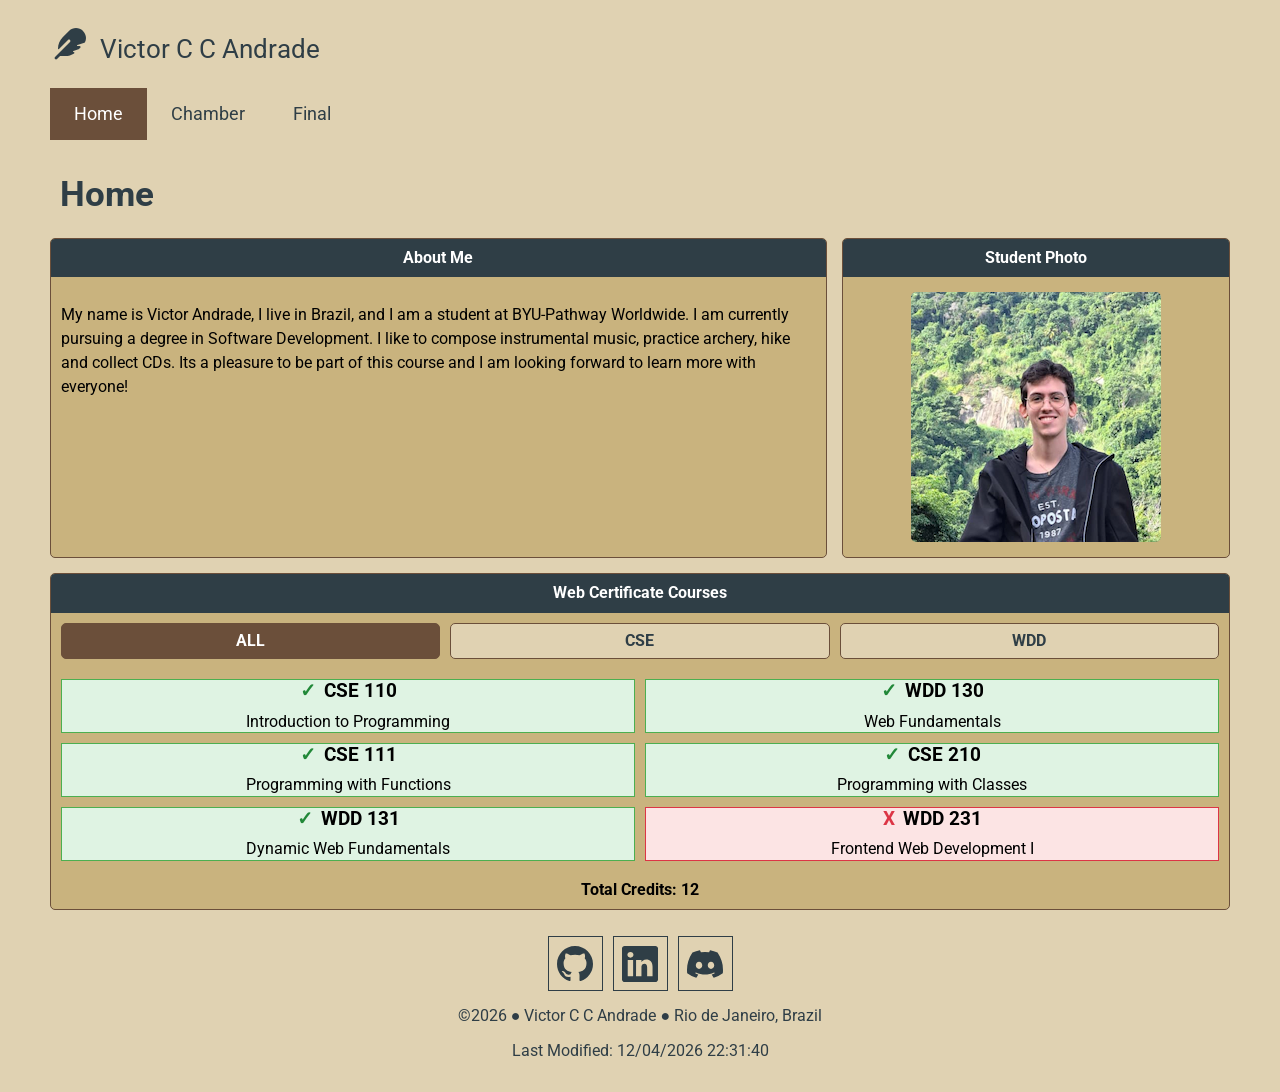
<file: index.html>
<!DOCTYPE html>
<html lang="en">
<head>
    <!-- Base stuff -->
    <meta charset="UTF-8">
    <meta name="viewport" content="width=device-width, initial-scale=1.0">
    <title>Week 01 Main Page</title>

    <meta name="description" content="main page of my WDD231 website, where I introduce myself and share a photo of me.">
    <meta name="author" content="victor caputo cerillo andrade">

    <link rel="icon" href="favicon.ico">
    <!-- -->
    <!-- Meta Tags -->
     <meta property="og:title" content="WDD231 Main Page">
     <meta property="og:description" content="The initial page of the WDD231 website I'll be building throught the next weeks.">
     <meta property="og:image" content="https://v-develops.github.io/wdd231/images/brazil-image-test-by-pexels-jonathanborba.webp">
     <meta property="og:url" content="https://v-develops.github.io/wdd231/">
    <!-- -->
    <!-- CSS / JS / FONTS -->
    <link rel="stylesheet" href="styles/normalize.css">
    <link rel="stylesheet" href="styles/small.css">
    <link rel="stylesheet" href="styles/large.css">

    <script src="scripts/script.js" defer></script>

    <link rel="preconnect" href="https://fonts.googleapis.com">
    <link rel="preconnect" href="https://fonts.gstatic.com" crossorigin>
    <link href="https://fonts.googleapis.com/css2?family=Roboto&family=Roboto+Slab&display=swap" rel="stylesheet">
    <!-- -->
</head>
<body>
    <header>
        <img src="images/feather-solid-full.svg" alt="feather logo" width="640" height="640" loading="eager">
        <span>Victor C C Andrade</span>
        <button type="button" id="nav-button" class="hamburger" aria-label="Toggle navigation" aria-expanded="false"></button>
    </header>

    <nav id="nav-bar" class="navigation">
        <ul>
            <li class="current"><a href="#" aria-current="page">Home</a></li>
            <li><a href="https://v-develops.github.io/wdd231/chamber/index.html">Chamber</a></li>
            <li><a href="#">Final</a></li>
        </ul>
    </nav>

    <main>
        <h1>Home</h1>

        <div class="about-container">
            <section class="about-me">
                <h2>About Me</h2>
                <p>
                    My name is Victor Andrade, I live in Brazil, and I am a student at BYU-Pathway Worldwide. I am currently
                    pursuing a degree in Software Development. I like to compose instrumental music, practice archery, hike and collect CDs.
                    Its a pleasure to be part of this course and I am looking forward to learn more with everyone!
                </p>
            </section>

            <section class="student-photo">
                <h2>Student Photo</h2>
                <img src="images/my-photo.webp" alt="Photo of Victor" width="250" height="250" loading="lazy">
            </section>
        </div>
        
        <section class="certificate-courses">
            <h2>Web Certificate Courses</h2>

            <div class="course-filters">
                <button type="button" id="all-courses" class="active">ALL</button>
                <button type="button" id="cse-courses">CSE</button>
                <button type="button" id="wdd-courses">WDD</button>
            </div>

            <div id="display-courses" class="course-container">

            </div>

            <p id="total-credits">

            </p>
        </section>

        <dialog id="course-details"></dialog>
    </main>

    <footer>
        <div class="social">
            <a href="https://github.com/v-develops" target="_blank" rel="noopener noreferrer"><img src="images/github.svg" alt="Github" width="16" height="16"></a>
            <a href="https://www.linkedin.com/" target="_blank" rel="noopener noreferrer"><img src="images/linkedin.svg" alt="linkedin" width="16" height="16"></a>
            <a href="https://discord.com/" target="_blank" rel="noopener noreferrer"><img src="images/discord.svg" alt="Discord" width="16" height="16"></a>
        </div>

        <p>©<span id="current-year"></span> ● Victor C C Andrade ● Rio de Janeiro, Brazil</p>
        <p class="last-modified">Last Modified: <span id="lastModified"></span></p>
    </footer>
</body>
</html>
</file>
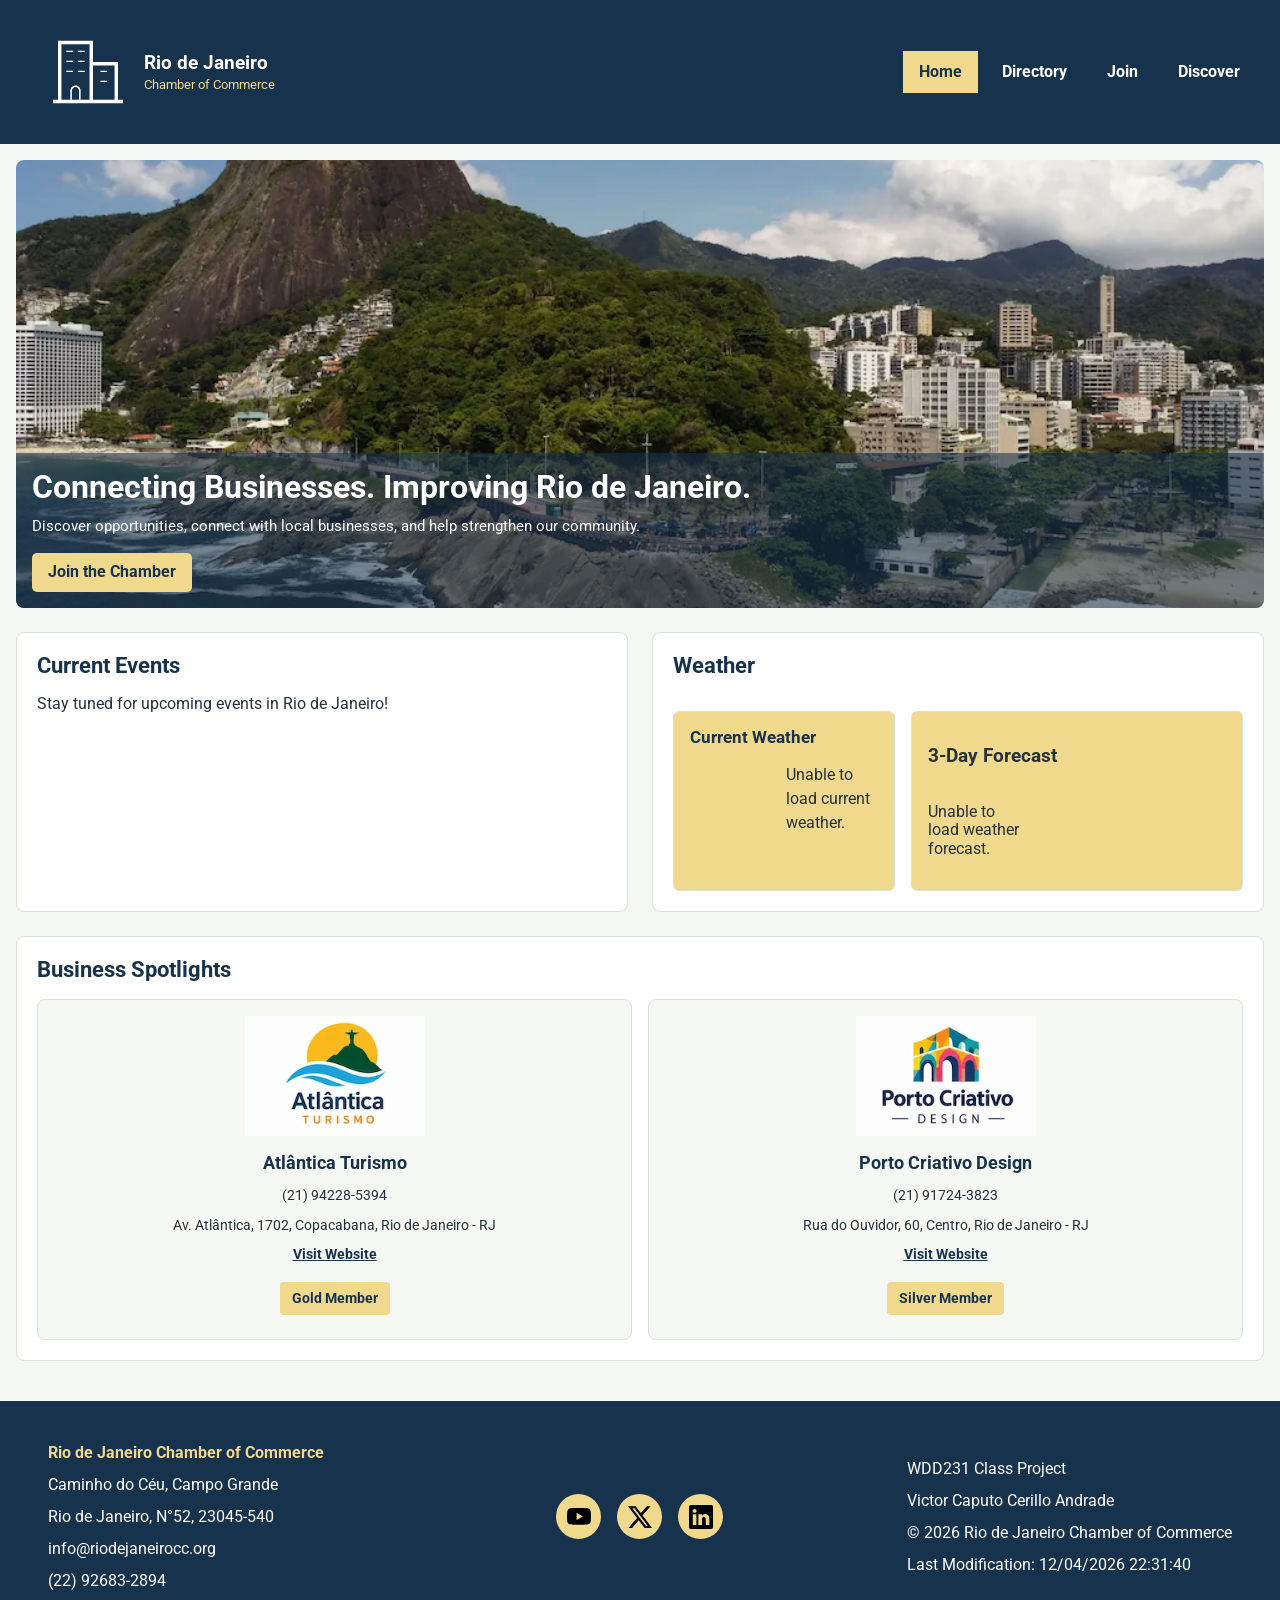
<file: chamber/index.html>
<!DOCTYPE html>
<html lang="en">
<head>
    <!-- Base stuff -->
    <meta charset="UTF-8">
    <meta name="viewport" content="width=device-width, initial-scale=1.0">
    <title>RJ Chamber of Commerce - Index</title>

    <meta name="description" content="Index page of the Rio de Janeiro Chamber of Commerce Website">
    <meta name="author" content="Victor Caputo Cerillo Andrade">

    <link rel="icon" href="favicon.ico">
    <!-- -->
    <!-- Meta Tags -->
    <meta property="og:title" content="RJ Chamber of Commerce index Page">
    <meta property="og:description" content="The main page of the Chamber of Commerce website activity.">
    <meta property="og:image" content="https://v-develops.github.io/wdd231/chamber/images/brazil-image-test-by-pexels-jonathanborba.webp">
    <meta property="og:url" content="https://v-develops.github.io/wdd231/chamber/index.html">
    <!-- -->
    <!-- CSS / JS / Fonts -->
    <link rel="stylesheet" href="styles/normalize.css">
    <link rel="stylesheet" href="styles/small.css">
    <link rel="stylesheet" href="styles/large.css">

    <script type="module" src="scripts/home.js"></script>

    <link rel="preconnect" href="https://fonts.googleapis.com">
    <link rel="preconnect" href="https://fonts.gstatic.com" crossorigin>
    <link href="https://fonts.googleapis.com/css2?family=Roboto&family=Roboto+Slab&display=swap" rel="stylesheet">
    <!-- -->
</head>

<body class="home-page">
    <header>
        <div class="header-content">
            <img src="images/company.svg" alt="Rio de Janeiro Chamber of Commerce logo" width="80" height="80">
            <div class="header-title">
                <h2>Rio de Janeiro</h2>
                <p>Chamber of Commerce</p>
            </div>
            
            <button type="button" id="nav-button" class="hamburger" aria-label="Toggle navigation" aria-expanded="false"></button>
        </div>
    </header>

    <nav id="nav-bar" class="navigation">
        <ul>
            <li><a href="index.html" aria-current="page">Home</a></li>
            <li><a href="directory.html">Directory</a></li>
            <li><a href="join.html">Join</a></li>
            <li><a href="discover.html">Discover</a></li>
        </ul>
    </nav>

    <main>
        <section class="hero">
            <img src="images/rj-by-daniel-wander.webp" alt="Aerial view of Rio de Janeiro coastline" width="1000" height="563" fetchpriority="high" loading="eager">

            <div class="hero-content">
                <h1>Connecting Businesses. Improving Rio de Janeiro.</h1>
                <p>Discover opportunities, connect with local businesses, and help strengthen our community.</p>
                
                <a href="join.html" class="hero-button">Join the Chamber</a>
            </div>
        </section>

        <section class="events-section">
            <h2>Current Events</h2>

            <div class="events-container">
                <p>Stay tuned for upcoming events in Rio de Janeiro!</p>
            </div>
        </section>

        <section class="weather-section">
            <h2>Weather</h2>

            <div class="current-weather">
                <h3>Current Weather</h3>
                <div id="weather-current">
                    <p>Loading current weather...</p>
                </div>
            </div>

            <div class="weather-forecast">
                <h3>3-Day Forecast</h3>
                <div id="weather-forecast">
                    <p>Loading forecast...</p>
                </div>
            </div>
        </section>

        <section class="spotlights-section">
            <h2>Business Spotlights</h2>

            <div id="spotlights-container" class="spotlights-container">
                <p>Loading business spotlights...</p>
            </div>
        </section>
    </main>
    
    <footer class="site-footer">
        <div class="chamber-address">
            <p><strong>Rio de Janeiro Chamber of Commerce</strong></p>
            <p>Caminho do Céu, Campo Grande</p>
            <p>Rio de Janeiro, N°52, 23045-540</p>
            <p>info@riodejaneirocc.org</p>
            <p>(22) 92683-2894</p>
        </div>

        <div class="social">
            <a href="https://www.youtube.com/" target="_blank" rel="noopener noreferrer"><img src="images/youtube.svg" alt="YouTube logo" width="16" height="16"></a>
            <a href="https://x.com/?lang=en" target="_blank" rel="noopener noreferrer"><img src="images/twitter-x.svg" alt="X (Twitter) logo" width="16" height="16"></a>
            <a href="https://www.linkedin.com/" target="_blank" rel="noopener noreferrer"><img src="images/linkedin.svg" alt="Linkedin Logo" width="16" height="16"></a>
        </div>
        
        <div class="dev-info">
            <p>WDD231 Class Project</p>
            <p>Victor Caputo Cerillo Andrade</p>
            <p>© <span id="current-year"></span> Rio de Janeiro Chamber of Commerce</p>
            <p>Last Modification: <span id="lastModified"></span></p>
        </div>
    </footer>
</body>
</html>
</file>
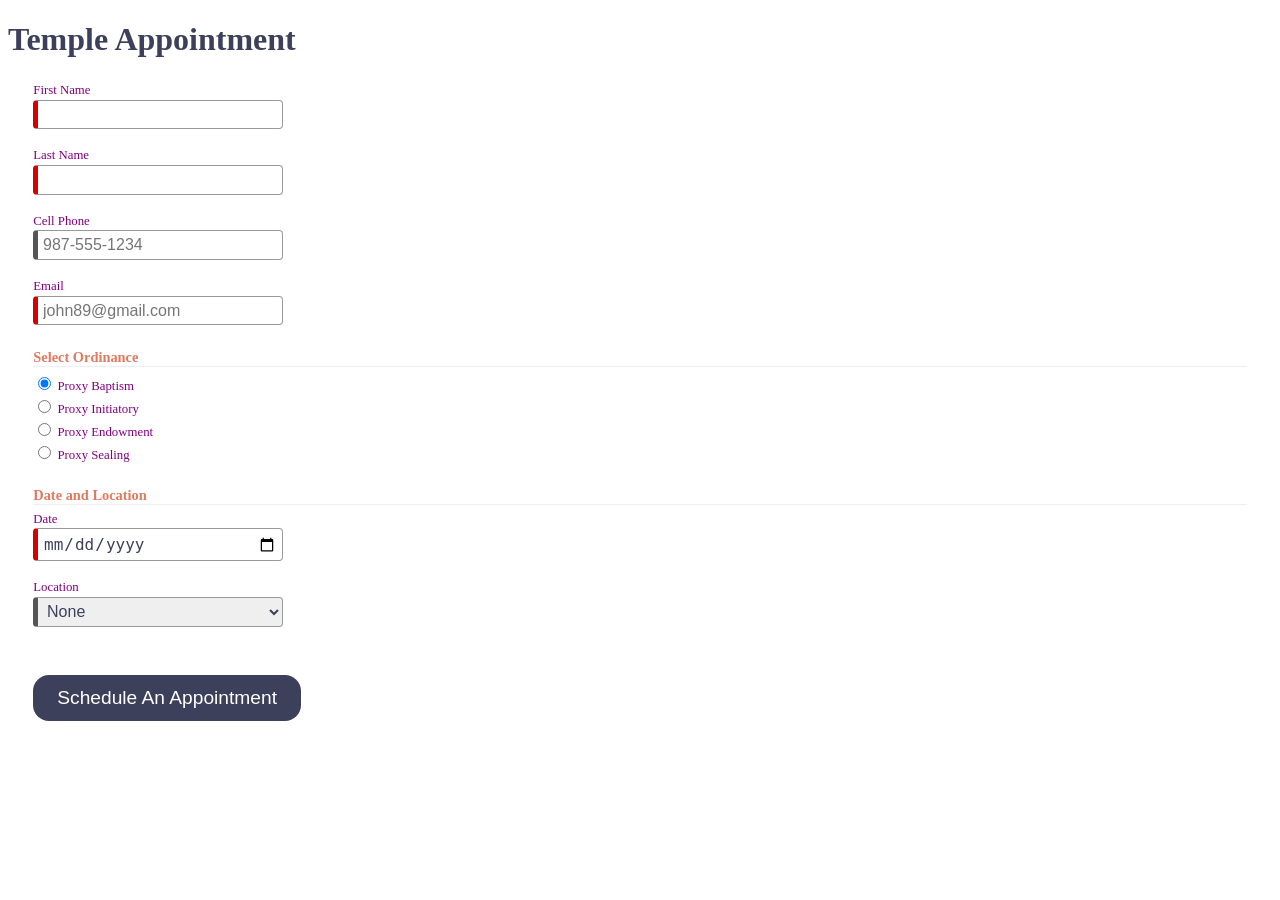
<file: week04/index.html>
<!DOCTYPE html>
<html lang="en">

<head>
  <meta charset="UTF-8">
  <meta name="viewport" content="width=device-width, initial-scale=1.0">
  <meta name="description" content="Web Lab Start File">
  <meta name="author" content="Paul Cheney">

  <link rel="stylesheet" href="styles/small.css">
  <link rel="stylesheet" href="styles/large.css">

  <title>Web Lab Start File</title>
</head>

<body>

  <main>
    <h1>Temple Appointment</h1>

    <form method="GET" action="thanks.html" class="designOne">
      <label>First Name <input type="text" name="first" required autocomplete="given-name" title="Your First Name"></label>
        <label>Last Name <input type="text" name="last" required autocomplete="family-name" title="Your Last Name"></label>
        <label>Cell Phone <input type="tel" name="phone"  autocomplete="tel" title="A Phone Number with dashes" placeholder="987-555-1234" ></label>
        <label>Email <input type="email" name="email" required placeholder="john89@gmail.com"  title="Your Email" autocomplete="email"></label>
  

        <h3>Select Ordinance</h3>
        <label><input type="radio" name="ordinance" value="Baptism" checked> Proxy Baptism</label>
        <label><input type="radio" name="ordinance" value="Initiatory"> Proxy Initiatory</label>
        <label><input type="radio" name="ordinance" value="Endowment"> Proxy Endowment</label>
        <label><input type="radio" name="ordinance" value="Sealing"> Proxy Sealing</label>

        
        <h3>Date and Location</h3>
        <label>Date <input type="date" name="date" required></label>

        <label>Location
          <select name="location" required>
            <option value="">None</option>
            <option value="Payson">Payson</option>
            <option value="Orem">Orem</option>
            <option value="Provo City Center">Provo City Center</option>
        </label>

        <input type="submit" value="Schedule An Appointment">
    </form>

    
  </main>

</body>
</html>
</file>
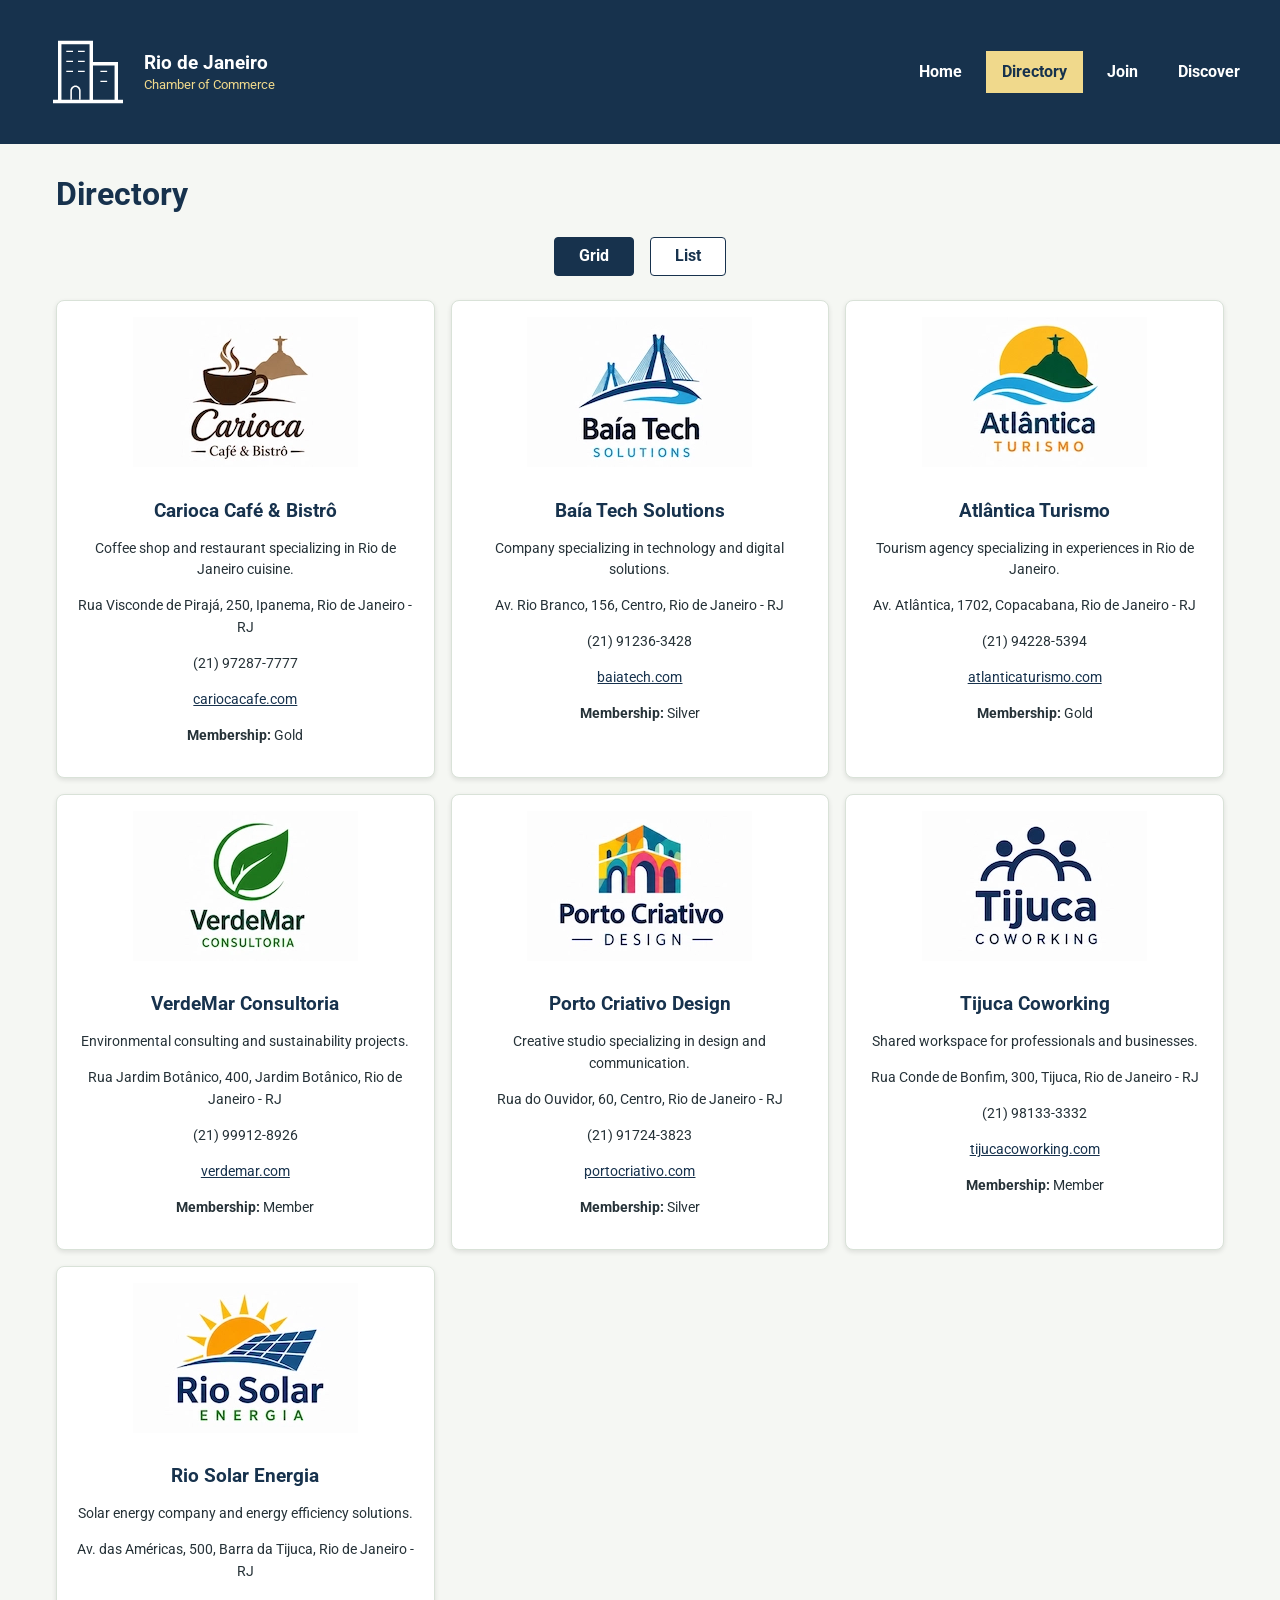
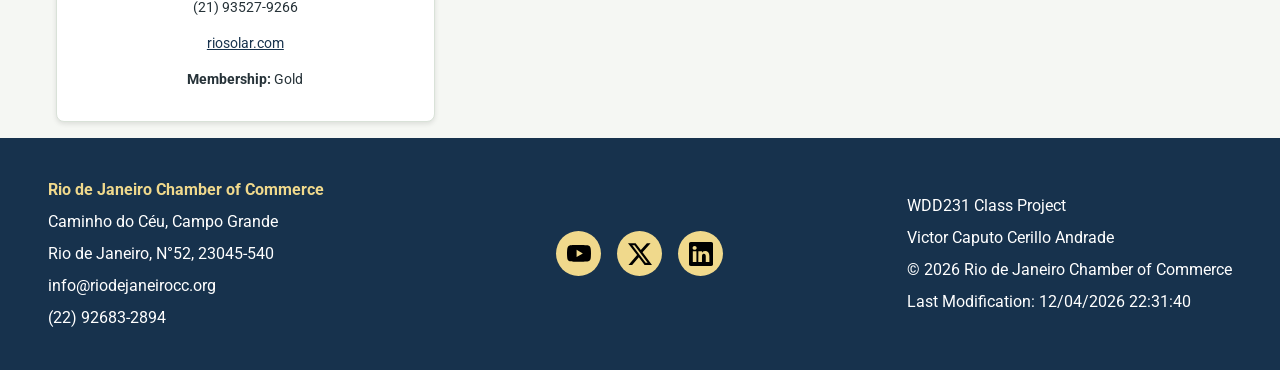
<file: chamber/directory.html>
<!DOCTYPE html>
<html lang="en">
<head>
    <!-- Base stuff -->
    <meta charset="UTF-8">
    <meta name="viewport" content="width=device-width, initial-scale=1.0">
    <title>RJ Chamber of Commerce - Directory</title>

    <meta name="description" content="Directory page of the Rio de Janeiro Chamber of Commerce Website">
    <meta name="author" content="Victor Caputo Cerillo Andrade">

    <link rel="icon" href="favicon.ico">
    <!-- -->
    <!-- Meta Tags -->
    <meta property="og:title" content="RJ Chamber of Commerce directory Page">
    <meta property="og:description" content="The directory page of the Chamber of Commerce website activity.">
    <meta property="og:image" content="https://v-develops.github.io/wdd231/chamber/images/brazil-image-test-by-pexels-jonathanborba.webp">
    <meta property="og:url" content="https://v-develops.github.io/wdd231/chamber/directory.html">
    <!-- -->
    <!-- CSS / JS / Fonts -->
    <link rel="stylesheet" href="styles/normalize.css">
    <link rel="stylesheet" href="styles/small.css">
    <link rel="stylesheet" href="styles/large.css">

    <script type="module" src="scripts/directory.js"></script>

    <link rel="preconnect" href="https://fonts.googleapis.com">
    <link rel="preconnect" href="https://fonts.gstatic.com" crossorigin>
    <link href="https://fonts.googleapis.com/css2?family=Roboto&family=Roboto+Slab&display=swap" rel="stylesheet">
    <!-- -->
</head>

<body class="directory-page">
    <header>
        <div class="header-content">
            <img src="images/company.svg" alt="Rio de Janeiro Chamber of Commerce logo" width="80" height="80">
            <div class="header-title">
                <h2>Rio de Janeiro</h2>
                <p>Chamber of Commerce</p>
            </div>
            
            <button type="button" id="nav-button" class="hamburger" aria-label="Toggle navigation" aria-expanded="false"></button>
        </div>
    </header>

    <nav id="nav-bar" class="navigation">
        <ul>
            <li><a href="index.html">Home</a></li>
            <li><a href="directory.html" aria-current="page">Directory</a></li>
            <li><a href="join.html">Join</a></li>
            <li><a href="discover.html">Discover</a></li>
        </ul>
    </nav>

    <main>
        <h1>Directory</h1>

        <section class="business-section">
            <div class="display-toggle">
                <button type="button" id="grid" class="active">Grid</button>
                <button type="button" id="list">List</button>
            </div>

            <div id="display-business" class="business-container">
                <!-- Add with JS here -->
            </div>
        </section>
    </main>

    <footer class="site-footer">
        <div class="chamber-address">
            <p><strong>Rio de Janeiro Chamber of Commerce</strong></p>
            <p>Caminho do Céu, Campo Grande</p>
            <p>Rio de Janeiro, N°52, 23045-540</p>
            <p>info@riodejaneirocc.org</p>
            <p>(22) 92683-2894</p>
        </div>

        <div class="social">
            <a href="https://www.youtube.com/" target="_blank" rel="noopener noreferrer"><img src="images/youtube.svg" alt="YouTube logo" width="16" height="16"></a>
            <a href="https://x.com/?lang=en" target="_blank" rel="noopener noreferrer"><img src="images/twitter-x.svg" alt="X (Twitter) logo" width="16" height="16"></a>
            <a href="https://www.linkedin.com/" target="_blank" rel="noopener noreferrer"><img src="images/linkedin.svg" alt="Linkedin Logo" width="16" height="16"></a>
        </div>
        
        <div class="dev-info">
            <p>WDD231 Class Project</p>
            <p>Victor Caputo Cerillo Andrade</p>
            <p>© <span id="current-year"></span> Rio de Janeiro Chamber of Commerce</p>
            <p>Last Modification: <span id="lastModified"></span></p>
        </div>
    </footer>
</body>
</html>
</file>
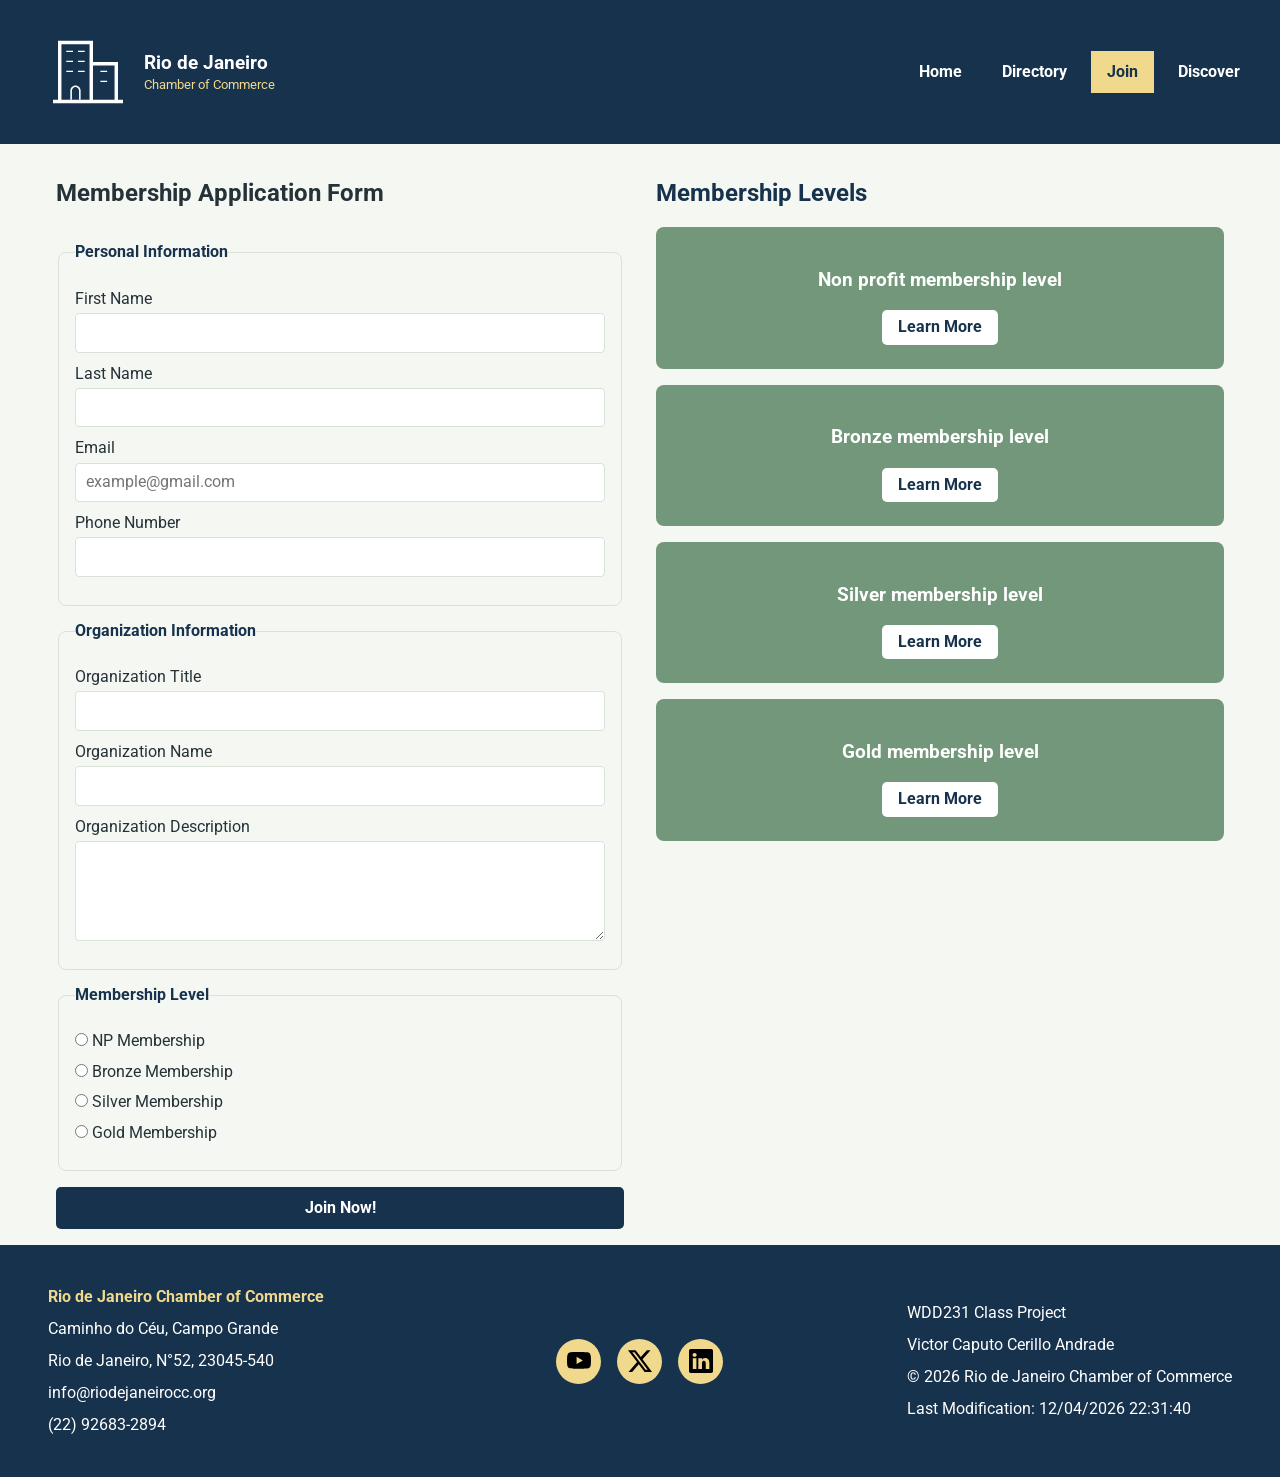
<file: chamber/join.html>
<!DOCTYPE html>
<html lang="en">
<head>
    <!-- Base stuff -->
    <meta charset="UTF-8">
    <meta name="viewport" content="width=device-width, initial-scale=1.0">
    <title>RJ Chamber of Commerce - Join</title>

    <meta name="description" content="Join page of the Rio de Janeiro Chamber of Commerce Website">
    <meta name="author" content="Victor Caputo Cerillo Andrade">

    <link rel="icon" href="favicon.ico">
    <!-- -->
    <!-- Meta Tags -->
    <meta property="og:title" content="RJ Chamber of Commerce join Page">
    <meta property="og:description" content="The join page of the Chamber of Commerce website activity.">
    <meta property="og:image" content="https://v-develops.github.io/wdd231/chamber/images/brazil-image-test-by-pexels-jonathanborba.webp">
    <meta property="og:url" content="https://v-develops.github.io/wdd231/chamber/join.html">
    <!-- -->
    <!-- CSS / JS / Fonts -->
    <link rel="stylesheet" href="styles/normalize.css">
    <link rel="stylesheet" href="styles/small.css">
    <link rel="stylesheet" href="styles/large.css">

    <script type="module" src="scripts/join.js"></script>

    <link rel="preconnect" href="https://fonts.googleapis.com">
    <link rel="preconnect" href="https://fonts.gstatic.com" crossorigin>
    <link href="https://fonts.googleapis.com/css2?family=Roboto&family=Roboto+Slab&display=swap" rel="stylesheet">
    <!-- -->
</head>

<body class="join-page">
    <header>
        <div class="header-content">
            <img src="images/company.svg" alt="Rio de Janeiro Chamber of Commerce logo" width="80" height="80">
            <div class="header-title">
                <h2>Rio de Janeiro</h2>
                <p>Chamber of Commerce</p>
            </div>
            
            <button type="button" id="nav-button" class="hamburger" aria-label="Toggle navigation" aria-expanded="false"></button>
        </div>
    </header>

    <nav id="nav-bar" class="navigation">
        <ul>
            <li><a href="index.html">Home</a></li>
            <li><a href="directory.html">Directory</a></li>
            <li><a href="join.html" aria-current="page">Join</a></li>
            <li><a href="discover.html">Discover</a></li>
        </ul>
    </nav>

    <main>
        <form method="get" action="thankyou.html">
            <h2>Membership Application Form</h2>
            <fieldset>
                <legend>Personal Information</legend>
                <label>First Name <input type="text" required name="firstName" title="Your first name" autocomplete="given-name"></label>
                <label>Last Name <input type="text" required name="lastName" title="Your last name" autocomplete="family-name"></label>
                <label>Email <input type="email" required name="email" title="Your email" autocomplete="email" placeholder="example@gmail.com"></label>
                <label>Phone Number <input type="tel" required name="phone" title="Your phone number" autocomplete="tel"></label>
            </fieldset>

            <fieldset>
                <legend>Organization Information</legend>
                <label>Organization Title <input type="text" name="orgTitle" title="The title of your organization" autocomplete="organization-title" pattern="[A-Za-z -]{7,}"></label>
                <label>Organization Name <input type="text" required name="orgName" title="The name of your organization" autocomplete="organization"></label>
                <label>Organization Description <textarea name="orgDescription" title="A brief description of your organization"></textarea></label>
            </fieldset>

            <fieldset>
                <legend>Membership Level</legend>
                <label><input type="radio" name="membership" value="np" required> NP Membership</label>
                <label><input type="radio" name="membership" value="bronze" required> Bronze Membership</label>
                <label><input type="radio" name="membership" value="silver" required> Silver Membership</label>
                <label><input type="radio" name="membership" value="gold" required> Gold Membership</label>
            </fieldset>

            <input type="hidden" name="timestamp" id="timestamp">

            <input type="submit" value="Join Now!">
        </form>
        <!-- -->
        <section class="membership-cards">
            <h2>Membership Levels</h2>

            <div class="membership-container">
                <article class="membership-card">
                    <h3>Non profit membership level</h3>
                    <a href="#np-info">Learn More</a>
                </article>

                <article class="membership-card">
                    <h3>Bronze membership level</h3>
                    <a href="#bronze-info">Learn More</a>
                </article>

                <article class="membership-card">
                    <h3>Silver membership level</h3>
                    <a href="#silver-info">Learn More</a>
                </article>

                <article class="membership-card">
                    <h3>Gold membership level</h3>
                    <a href="#gold-info">Learn More</a>
                </article>
            </div>
            <!-- -->
            <dialog id="np-info" class="membership-modal">
                <button type="button" class="modal-close" aria-label="Close">X</button>

                <h3>NP Membership</h3>
                <hr>
                <p>Benefits include:</p>
                <ul>
                    <li>You'll get a nice plaque with the mayor's stamp on it</li>
                    <li>Access to great networking opportunities</li>
                </ul>
                <p><strong>Cost:</strong> Free</p>
            </dialog>

            <dialog id="bronze-info" class="membership-modal">
                <button type="button" class="modal-close" aria-label="Close">X</button>

                <h3>Bronze Membership</h3>
                <hr>
                <p>Benefits include:</p>
                <ul>
                    <li>You'll get a nice plaque with the mayor's stamp on it</li>
                    <li>Access to great networking opportunities</li>
                    <li>Business workshops</li>
                    <li>Free soda at the snack bar</li>
                </ul>
                <p><strong>Cost:</strong> $10 monthly</p>
            </dialog>

            <dialog id="silver-info" class="membership-modal">
                <button type="button" class="modal-close" aria-label="Close">X</button>

                <h3>Silver Membership</h3>
                <hr>
                <p>Benefits include:</p>
                <ul>
                    <li>You'll get a nice plaque with the mayor's stamp on it</li>
                    <li>Business workshops</li>
                    <li>Free soda at the snack bar</li>
                    <li>Home page spotlight</li>
                    <li>Priority access to networking events</li>
                </ul>
                <p><strong>Cost:</strong> $20 monthly</p>
            </dialog>

            <dialog id="gold-info" class="membership-modal">
                <button type="button" class="modal-close" aria-label="Close">X</button>

                <h3>Gold Membership</h3>
                <hr>
                <p>Benefits include:</p>
                <ul>
                    <li>You'll get a nice plaque with the mayor's stamp on it</li>
                    <li>Business workshops</li>
                    <li>Free soda at the snack bar</li>
                    <li>Home page spotlight</li>
                    <li>Priority access to networking events</li>
                    <li>Invitation to special events</li>
                    <li>Discount tickets to AquaRio</li>
                </ul>
                <p><strong>Cost:</strong> $30 monthly</p>
            </dialog>
        </section>
    </main>

    <footer class="site-footer">
        <div class="chamber-address">
            <p><strong>Rio de Janeiro Chamber of Commerce</strong></p>
            <p>Caminho do Céu, Campo Grande</p>
            <p>Rio de Janeiro, N°52, 23045-540</p>
            <p>info@riodejaneirocc.org</p>
            <p>(22) 92683-2894</p>
        </div>

        <div class="social">
            <a href="https://www.youtube.com/" target="_blank" rel="noopener noreferrer"><img src="images/youtube.svg" alt="YouTube logo" width="16" height="16"></a>
            <a href="https://x.com/?lang=en" target="_blank" rel="noopener noreferrer"><img src="images/twitter-x.svg" alt="X (Twitter) logo" width="16" height="16"></a>
            <a href="https://www.linkedin.com/" target="_blank" rel="noopener noreferrer"><img src="images/linkedin.svg" alt="Linkedin Logo" width="16" height="16"></a>
        </div>
        
        <div class="dev-info">
            <p>WDD231 Class Project</p>
            <p>Victor Caputo Cerillo Andrade</p>
            <p>© <span id="current-year"></span> Rio de Janeiro Chamber of Commerce</p>
            <p>Last Modification: <span id="lastModified"></span></p>
        </div>
    </footer>
</body>
</html>
</file>
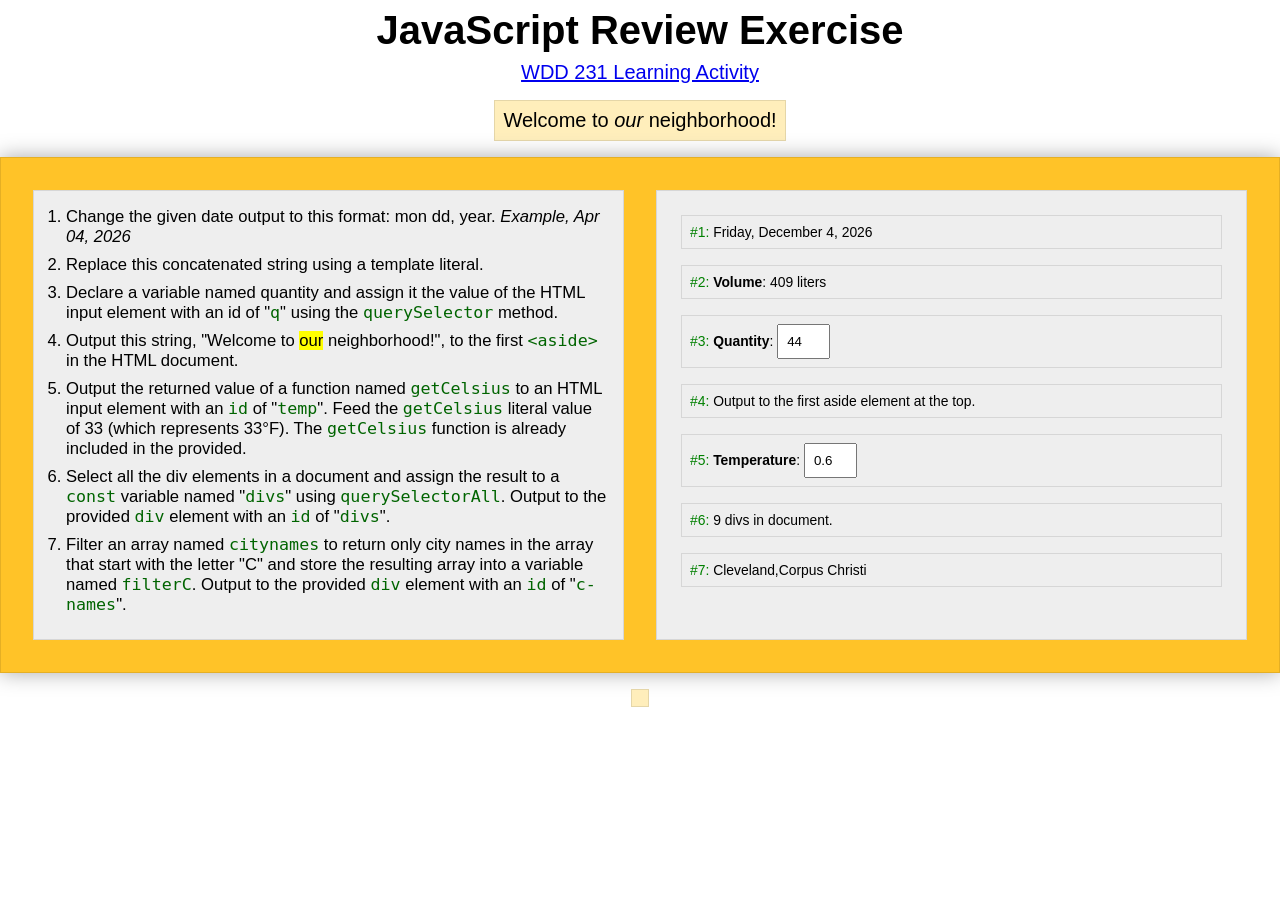
<file: week01/js_review.html>
<!DOCTYPE html>
<html lang="en">
<head>
    <meta charset="UTF-8">
    <meta name="viewport" content="width=device-width, initial-scale=1.0">
    <title>js_review</title>

    <link rel="stylesheet" href="styles/js_review.css">
    <script src="scripts/js_review.js" defer></script>
</head>
<body>
    <h1>JavaScript Review Exercise</h1>
    <p><a href="https://byui-cse.github.io/wdd231-ww-course/week01/prepare-applied-javascript.html" target="_blank">WDD 231 Learning Activity</a></p>
    <aside id="aside1"></aside>
    <main>
        <div id="questions">
            <ol>
                <li>Change the given date output to this format: mon dd, year.  
                    <em>Example, Apr 04, 2026</em>
                </li>
                <li>Replace this concatenated string using a template literal.</li>
                <li>Declare a variable named quantity and assign it the value of the HTML input element with an id of "<code>q</code>" using the <code>querySelector</code> method.</li>
                <li>Output this string, "Welcome to <mark>our</mark> neighborhood!", to the first <code>&lt;aside&gt;</code> in the HTML document.</li>
                <li>Output the returned value of a function named <code>getCelsius</code> to an HTML input element with an <code>id</code> of "<code>temp</code>". Feed the <code>getCelsius</code> literal value of 33 (which represents 33°F). The <code>getCelsius</code> function is already included in the provided.</li>
                <li>Select all the div elements in a document and assign the result to a <code>const</code> variable named "<code>divs</code>" using <code>querySelectorAll</code>. Output to the provided <code>div</code>	 element with an <code>id</code> of "<code>divs</code>".</li>
                <li>Filter an array named <code>citynames</code> to return only city names in the array that start with the letter "C" and store the resulting array into a variable named <code>filterC</code>. Output to the provided <code>div</code> element with an <code>id</code> of "<code>c-names</code>".</li>
            </ol>

        </div>
        <div id="output">
            <div id="today1" class="step-reset step"></div>
            <div id="today2" class="step"></div>
            <div class="step">
                <label for="q"><strong>Quantity</strong>: </label>
                <input type="text" id="q" size="3" value="44">
            </div>
            <div class="step">Output to the first aside element at the top.</div>
            <div class="step">
                <label for="temp"><strong>Temperature</strong>: </label>
                <input type="text" size="3" id="temp" readonly>
            </div>
            <div id="divs" class="step"></div>
            <div id="c-names" class="step"></div>
        </div>
    </main>
    <aside></aside>
</body>
</html>
</file>
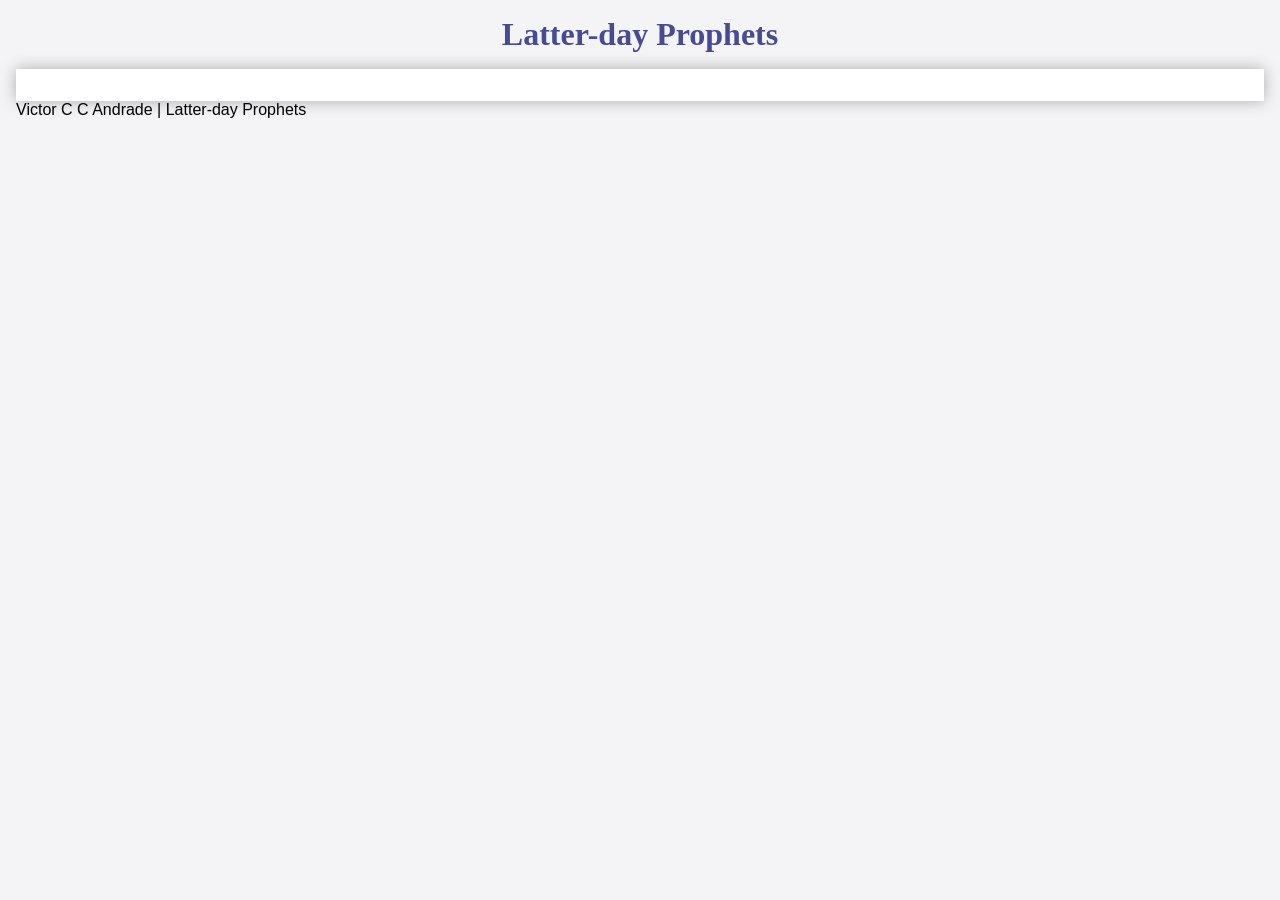
<file: week02/prophets.html>
<!DOCTYPE html>
<html lang="en">
<head>
    <meta charset="UTF-8">
    <meta name="viewport" content="width=device-width, initial-scale=1.0">
    <title>prophets data fetch</title>

    <meta name="description" content="prophets activity">
    <meta name="author" content="victor caputo cerillo andrade">

    <link rel="stylesheet" href="styles/prophets.css">

    <script src="scripts/prophets.js" defer></script>
</head>
<body>
    <header>
        <h1>Latter-day Prophets</h1>
    </header>
    <main>
        <div id="cards">
            
        </div>
    </main>
    <footer>
        Victor C C Andrade | Latter-day Prophets
    </footer>
</body>
</html>
</file>
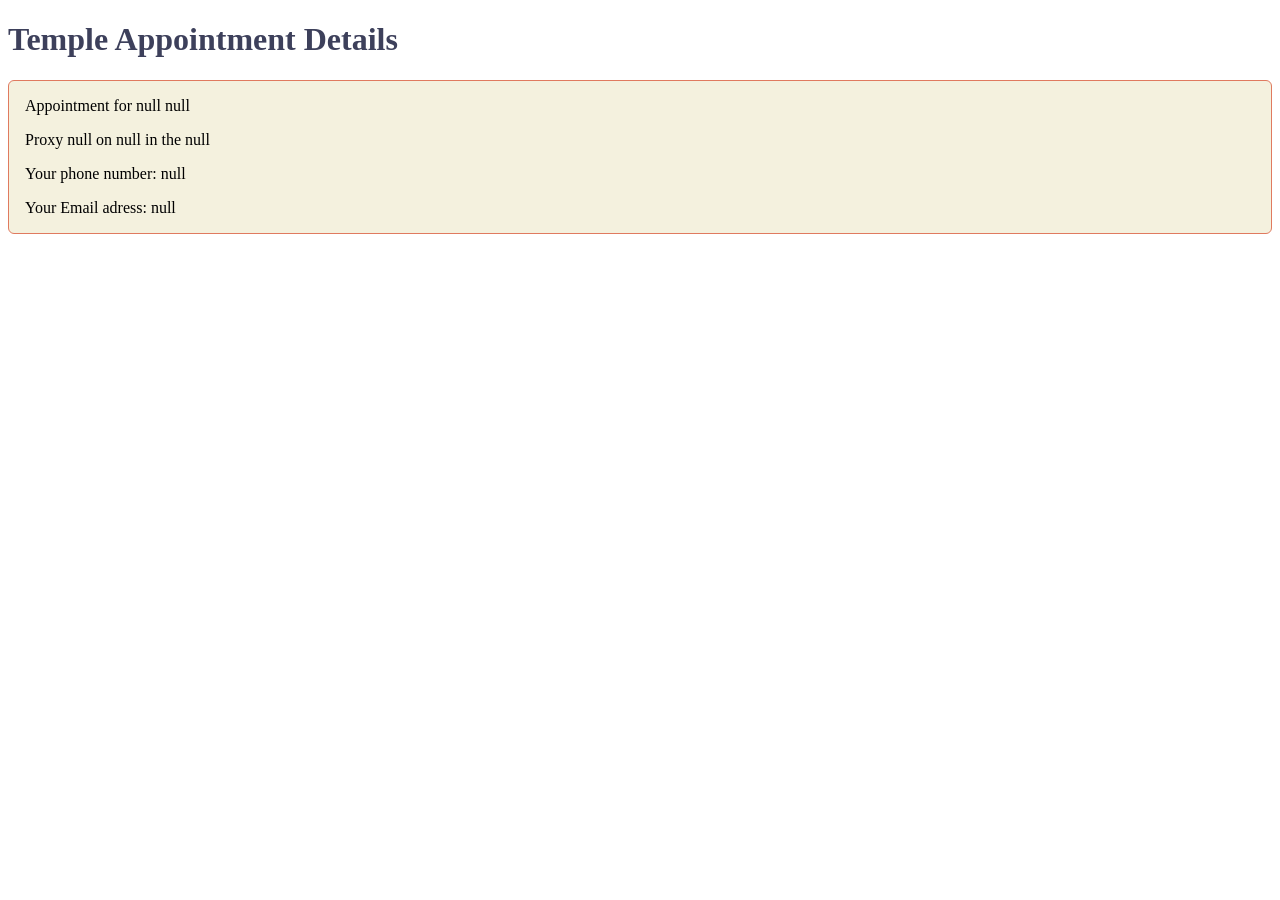
<file: week04/thanks.html>
<!DOCTYPE html>
<html lang="en">

<head>
  <meta charset="UTF-8">
  <meta name="viewport" content="width=device-width, initial-scale=1.0">
  <meta name="description" content="Web Lab Start File">
  <meta name="author" content="Paul Cheney">

  <link rel="stylesheet" href="styles/small.css">
  <link rel="stylesheet" href="styles/large.css">

  <title>Web Lab Start File</title>
</head>

<body>

  <main>
    <h1>Temple Appointment Details</h1>

    <div id="results"></div>

  </main>



  <script src="js/scripts.js"></script>
</body>
</html>
</file>
<file: styles/small.css>
* {
  box-sizing: border-box;
}
:root {
  --color-1: #B08D57;
  --color-2: #C9B37E;
  --color-3: #2F3E46;
  --color-4: #E0D2B2;
  --color-5: #6B4F3A;
}
body {
  font-family: "Roboto", sans-serif;
  background-color: var(--color-4);
  color: var(--color-3);
}
/*--------------------------------------*/
header {
  display: grid;
  grid-template-columns: 24px 1fr 44px;
  column-gap: 10px;
  align-items: end;

  padding: 1rem 0 1rem 10px;

  color: var(--color-3);
}
header img {
  display: block;
  width: 100%;
  height: auto;
}
header span {
  font-size: 1.2rem;
}
.hamburger {
  background: none;
  border: none;
  cursor: pointer;

  font-family: Verdana, Geneva, Tahoma, sans-serif;

  padding-bottom: 3px;

  color: var(--color-3);
}
.hamburger::before {
  content: "\2630";
}
.hamburger.show::before {
  content: "\00D7";
}
/*--------------------------------------*/
.navigation {
  display: none;
  padding: 0 10px;
}
.navigation.show {
  display: block;
}
.navigation ul {
  list-style-type: none;
  margin: 0;
  padding: 0;
}
.navigation a {
  display: block;
  padding: 0.8rem 10px;

  color: var(--color-3);
  text-decoration: none;
}
.navigation a:hover {
  background-color: var(--color-3);
  color: white;
}
.navigation li.current {
  background-color: var(--color-5);
}
.navigation li.current a {
  color: white;
}
/*--------------------------------------*/
main {
  padding: 10px;
}
h1 {
  margin-left: 10px;
}
/*--------------------------------------*/
/* About Me and Student Photo */
.about-container {
  display: grid;
  grid-template-columns: 1fr;
  gap: 15px;
}
.about-me,
.student-photo,
.certificate-courses {
  background-color: var(--color-2);
  border: 1px solid var(--color-5);
  border-radius: 5px;
  overflow: hidden;
}
main h2 {
  background-color: var(--color-3);
  color: white;
  text-align: center;
  font-size: 1rem;
  padding: 10px;
  margin: 0;
}
.about-me p {
  padding: 10px;
  line-height: 1.5;
  color: #000000;
}
.student-photo {
  text-align: center;
}
.student-photo img {
  display: block;
  width: 80%;
  max-width: 250px;
  height: auto;
  margin: 15px auto;
  border-radius: 5px;

  object-fit: cover;
}
/*--------------------------------------*/
/* Certificate Courses */
.certificate-courses {
  margin-top: 15px;
}
.course-filters {
  display: grid;
  grid-template-columns: repeat(3, 1fr);
  gap: 10px;
  padding: 10px;
}
.course-filters button {
  padding: 8px;
  cursor: pointer;
  border: 1px solid var(--color-5);
  border-radius: 5px;
  background-color: var(--color-4);
  color: var(--color-3);
  font-weight: bold;
}
.course-filters button:hover,
.course-filters button.active:hover {
  background-color: var(--color-3);
  color: white;
  border-color: var(--color-3);
}
.course-container {
  display: grid;
  grid-template-columns: 1fr;
  gap: 10px;
  padding: 10px;
}
.course-container div {
  padding: 15px;
  border-radius: 5px;
  text-align: center;
}
.course-container h3 {
  margin: 0 0 10px;
  color: #000000;
}
.course-container p {
  margin: 0;
  color: #000000;
}
.completed {
  background-color: #dff3e3;
  border: 1px solid #4caf50;
}
.in-progress {
  background-color: #fce4e4;
  border: 1px solid #dc3545;
}
.in-progress h3::before {
  content: "X";
  color: #dc3545;
  margin-right: 8px;
}
.completed h3::before {
  content: "✓";
  color: #218838;
  margin-right: 8px;
}
.not-completed {
  background-color: var(--color-2);
  border: 1px solid var(--color-5);
}
.course-filters button.active {
  background-color: var(--color-5);
  color: white;
  border-color: var(--color-5);
}
#total-credits {
  text-align: center;
  font-weight: bold;
  padding: 10px;
  margin: 0;
  color: #000000;
}
/*--------------------------------------*/
footer {
  padding: 1rem 10px;
  text-align: center;
}
.social {
  display: flex;
  justify-content: center;
  column-gap: 10px;
}
.social a {
  display: flex;
  justify-content: center;
  align-items: center;
  width: 44px;
  height: 44px;

  border: var(--color-3) solid 1px;
}
.social a:hover {
  background-color: var(--color-2);
}
.social img {
  width: 22px;
  height: 22px;
}
/*--------------------------------------*/
dialog {
  border: 1px solid rgb(0 0 0 / 10%);
  border-radius: .25rem;
  padding: 1rem;
  background-color: #fff;
  box-shadow: 0 0 3rem #777;
  width: 90%;
  max-width: 600px;
}
dialog::backdrop {
  background-color: rgb(0 0 0 / 50%);
}
dialog button {
  position: absolute;
  top: 23px;
  right: 23px;
  padding: .5rem 1rem;
  border: 1px solid rgb(0 0 0 / 10%);
}
</file>
<file: styles/large.css>
@media only screen and (min-width: 608px) {
    /*--------------------------------------*/
    header, main, nav, footer {
        max-width: 1200px;
        margin: 0 auto;
    }
    header {
        grid-template-columns: 40px 1fr;
        padding: 1.5rem 10px;
    }
    header span {
        font-size: 1.6rem;
    }
    .hamburger {
        display: none;
    }
    /*--------------------------------------*/
    .navigation {
        display: block;
        max-width: 1200px;
        margin: 0 auto;
        padding: 0 10px;
    }
    .navigation ul {
        display: flex;
    }
    .navigation a {
        border: none;
        padding: 1rem 1.5rem;
        font-size: 1.1rem;
    }
    /*--------------------------------------*/
    main h1 {
        font-size: 2.2rem;
    }
    .about-container {
        grid-template-columns: 2fr 1fr;
        gap: 15px;
    }
    .about-me,
    .student-photo {
        min-height: 250px;
    }
    /*--------------------------------------*/
    .course-container {
        grid-template-columns: repeat(2, 1fr);
    }
    /*--------------------------------------*/
    .social a {
        width: 55px;
        height: 55px;
    }
    .social img {
        width: 36px;
        height: 36px;
    }
}
</file>
<file: chamber/styles/small.css>
/*--------------------------------------*/
/* GENERAL */
* {
    box-sizing: border-box;
}
:root {
    --primary-color: #17324D;
    --secondary-color: #72977A;
    --accent-color: #F0D98C;

    --background-color: #F5F7F3;
    --white-color: #FFFFFF;
    --text-color: #263238;
    --border-color: #D9E2D8;

    --animation-color-1: #17324D;
    --animation-color-2: #1f5891;
}
/*--------------------------------------*/
/* BODY */
body {
    font-family: "Roboto", sans-serif;
    background-color: var(--background-color);
    color: var(--text-color);
    margin: 0;
}
img {
    max-width: 100%;
    height: auto;
}
a {
    color: var(--primary-color);
}
button {
    cursor: pointer;
}
/*--------------------------------------*/
/* HEADER */
header {
    background-color: var(--primary-color);
    color: var(--white-color);
    display: flex;
    justify-content: space-between;
    align-items: center;
    padding: 1rem;
}
.header-content {
    display: flex;
    align-items: center;
    gap: 1rem;
    width: 100%;
    max-width: 1200px;
    margin: 0;
}
.header-content img {
    object-fit: contain;
}
.header-title h2 {
    margin: 0;
    font-size: 1.2rem;
}
.header-title p {
    margin: 0.25rem 0 0;
    color: var(--accent-color);
    font-size: 0.8rem;
}
/*--------------------------------------*/
/* HAMBURGER */
.hamburger {
    background: none;
    border: none;
    font-family: Verdana, Geneva, Tahoma, sans-serif;
    font-size: 2rem;
    color: var(--accent-color);
    margin-left: auto;
}
.hamburger::before {
    content: "\2630";
}
.hamburger.show::before {
    content: "\00D7";
}
/*--------------------------------------*/
/* NAVIGATION */
.navigation {
    display: none;
    background-color: var(--secondary-color);
}
.navigation.show {
    display: block;
}
.navigation ul {
    list-style: none;
    display: flex;
    flex-direction: column;
    padding: 0;
    margin: 0;
}
.navigation a {
    display: block;
    color: var(--white-color);
    text-decoration: none;
    text-align: center;
    padding: 1rem;
    font-weight: bold;
}
.navigation a:hover,
.navigation a[aria-current="page"] {
    background-color: var(--accent-color);
    color: var(--primary-color);
}
/*--------------------------------------*/
/* MAIN CONTENT */
main {
    max-width: 1200px;
    margin: 0 auto;
    padding: 1rem;
}
h1 {
    color: var(--primary-color);
    margin: 1rem 0 1.5rem;
}
/*--------------------------------------*/
/* INDEX HERO */
.hero {
    position: relative;
    overflow: hidden;
    border-radius: 8px;
    margin-bottom: 1.5rem;
}
.hero img {
    display: block;
    width: 100%;
    height: 320px;
    object-fit: cover;
    object-position: center;
}
.hero-content {
    position: absolute;
    bottom: 0;
    left: 0;
    width: 100%;
    padding: 1rem;
    background-color: rgba(23, 50, 77, 0.57);
    color: var(--white-color);
}
.hero-content h1 {
    color: var(--white-color);
    font-size: clamp(1.5rem, 6vw, 2rem);
    line-height: 1.15;
    margin: 0 0 0.6rem;
}
.hero-content p {
    font-size: 0.95rem;
    line-height: 1.4;
    margin: 0 0 1rem;
}
.hero-button {
    display: inline-block;
    background-color: var(--accent-color);
    color: var(--primary-color);
    text-decoration: none;
    font-weight: bold;
    padding: 0.65rem 1rem;
    border-radius: 5px;
}
.hero-button:hover {
    background-color: var(--white-color);
}
/*--------------------------------------*/
/* INDEX EVENTS AND WEATHER */
.events-section,
.weather-section,
.spotlights-section {
    background-color: var(--white-color);
    border: 1px solid var(--border-color);
    border-radius: 8px;
    padding: 1.25rem;
    margin-bottom: 1.5rem;
}
.events-section h2,
.weather-section h2,
.spotlights-section h2 {
    color: var(--primary-color);
    margin: 0 0 1rem;
    font-size: 1.4rem;
}
/* WEATHER */
.weather-section {
    display: grid;
    grid-template-columns: 1fr;
    gap: 1rem;
}
.weather-section h2 {
    grid-column: 1 / -1;
}
.current-weather,
.weather-forecast {
    background-color: var(--accent-color);
    border: 1px solid var(--border-color);
    border-radius: 6px;
    padding: 1rem;
}
.current-weather h3 {
    color: var(--primary-color);
    font-size: 1.05rem;
    margin: 0 0 0.75rem;
}
#weather-current {
    display: grid;
    grid-template-columns: 80px 1fr;
    align-items: center;
    column-gap: 1rem;
}
#weather-current img {
    grid-column: 1;
    grid-row: 1 / 3;
    width: 80px;
    height: 80px;
    object-fit: contain;
}
#weather-current p {
    line-height: 1.5;
    margin: 0.25rem 0;
}
#weather-current p:first-of-type {
    grid-column: 2;
    grid-row: 1;
}
#weather-current p:last-of-type {
    grid-column: 2;
    grid-row: 2;
}
/* THREE-DAY FORECAST */
#weather-forecast {
    display: grid;
    grid-template-columns: repeat(3, minmax(0, 1fr));
    gap: 0.75rem;
}
.forecast-card {
    display: flex;
    flex-direction: column;
    align-items: center;
    justify-content: center;
    text-align: center;
    padding: 0.5rem;
    min-width: 0;
}
.forecast-card h4 {
    color: var(--primary-color);
    margin: 0.5rem 0;
}
.forecast-card img {
    width: 65px;
    height: 65px;
    object-fit: contain;
}
.forecast-card p {
    margin: 0.25rem 0;
    overflow-wrap: anywhere;
}
/*--------------------------------------*/
/* INDEX BUSINESS SPOTLIGHTS */
.spotlights-container {
    display: grid;
    grid-template-columns: 1fr;
    gap: 1rem;
}
.spotlight-card {
    background-color: var(--background-color);
    border: 1px solid var(--border-color);
    border-radius: 8px;
    padding: 1rem;
    text-align: center;
}
.spotlight-card img {
    width: 180px;
    height: 120px;
    object-fit: contain;
    margin: 0 auto 0.75rem;
}
.spotlight-card h3 {
    color: var(--primary-color);
    font-size: 1.15rem;
    margin: 0 0 0.75rem;
}
.spotlight-card p {
    font-size: 0.9rem;
    line-height: 1.5;
    margin: 0.5rem 0;
    overflow-wrap: anywhere;
}
.spotlight-card a {
    color: var(--primary-color);
    font-weight: bold;
}
.spotlight-membership {
    display: inline-block;
    background-color: var(--accent-color);
    color: var(--primary-color);
    font-size: 0.8rem;
    font-weight: bold;
    padding: 0.35rem 0.75rem;
    border-radius: 4px;
    margin-top: 0.5rem;
}
/*--------------------------------------*/
/* DIRECTORY DISPLAY TOGGLE */
.display-toggle {
    display: flex;
    justify-content: center;
    gap: 1rem;
    margin-bottom: 1.5rem;
}
.display-toggle button {
    background-color: var(--white-color);
    color: var(--primary-color);
    border: 1px solid var(--primary-color);
    padding: 0.6rem 1.5rem;
    font-weight: bold;
    border-radius: 4px;
}
.display-toggle button.active {
    background-color: var(--primary-color);
    color: var(--white-color);
}
/*--------------------------------------*/
/* DIRECTORY BUSINESS */
.business-container {
    display: grid;
    grid-template-columns: 1fr;
    gap: 1rem;
}
.business-card {
    background-color: var(--white-color);
    border: 1px solid var(--border-color);
    border-radius: 8px;
    padding: 1rem;
    text-align: center;
    box-shadow: 0 2px 5px rgba(0, 0, 0, 0.1);
}
.business-card img {
    object-fit: contain;
    margin: 0 auto 0.5rem;
}
.business-card h2 {
    color: var(--primary-color);
    font-size: 1.2rem;
}
.business-card p {
    font-size: 0.9rem;
    line-height: 1.5;
}
/*--------------------------------------*/
/* DIRECTORY LIST VIEW */
.business-container.list-view {
    display: flex;
    flex-direction: column;
    gap: 0;
}
.business-container.list-view .business-card {
    display: grid;
    grid-template-columns: 1fr 1fr;
    align-items: center;
    gap: 0.3rem 0.75rem;
    padding: 0.6rem 0.75rem;
    border: 1px solid var(--border-color);
    border-radius: 0;
    box-shadow: none;
    text-align: left;
}
.business-container.list-view .business-card img,
.business-container.list-view .business-description,
.business-container.list-view .business-membership {
    display: none;
}
.business-container.list-view .business-card:nth-child(odd) {
    background-color: #E4EDE5;
}
.business-container.list-view .business-card:nth-child(even) {
    background-color: var(--white-color);
}
.business-container.list-view .business-name {
    grid-column: 1 / -1;
    font-size: 0.9rem;
    margin: 0;
}
.business-container.list-view .business-card p {
    font-size: 0.75rem;
    margin: 0;
    overflow-wrap: anywhere;
}
/*--------------------------------------*/
/* FOOTER */
footer {
    background-color: var(--primary-color);
    color: var(--white-color);
    display: grid;
    grid-template-columns: 1fr;
    gap: 1.5rem;
    padding: 2rem 1.5rem;
}
footer p {
    margin: 0.5rem 0;
    line-height: 1.5;
}
footer strong {
    color: var(--accent-color);
}
/*--------------------------------------*/
/* SOCIAL MEDIA */
.social {
    display: flex;
    justify-content: center;
    align-items: center;
    gap: 1rem;
}
.social a {
    display: flex;
    justify-content: center;
    align-items: center;
    width: 45px;
    height: 45px;
    background-color: var(--accent-color);
    border-radius: 50%;
    transition: transform 0.2s ease;
}
.social a:hover {
    transform: scale(1.1);
}
.social img {
    width: 24px;
    height: 24px;
    object-fit: contain;
}
/*--------------------------------------*/
/* I give up on trying to organize stuff in order here (╥﹏╥) */
/*--------------------------------------*/
/* JOIN FORM */
.join-page form {
    display: flex;
    flex-direction: column;
    gap: 1rem;
}
.join-page fieldset {
    border: 1px solid var(--border-color);
    border-radius: 8px;
    padding: 1rem;
}
.join-page legend {
    color: var(--primary-color);
    font-weight: bold;
}
.join-page fieldset label {
    display: block;
    margin: 0.75rem 0;
}
.join-page fieldset input:not([type="radio"]),
.join-page textarea {
    display: block;
    width: 100%;
    padding: 0.6rem;
    margin-top: 0.3rem;
    border: 1px solid var(--border-color);
    border-radius: 4px;
}
.join-page textarea {
    min-height: 100px;
}
.join-page input[type="submit"] {
    padding: 0.75rem;
    background-color: var(--primary-color);
    color: var(--white-color);
    border: none;
    border-radius: 5px;
    font-weight: bold;
    cursor: pointer;
}
/*--------------------------------------*/
/* JOIN MEMBERSHIP CARDS */
.membership-cards {
    margin-top: 2rem;
}
.membership-cards h2 {
    color: var(--primary-color);
}
.membership-container {
    display: grid;
    grid-template-columns: 1fr;
    gap: 1rem;
}
.membership-card {
    background-color: var(--secondary-color);
    color: var(--white-color);
    text-align: center;
    padding: 1.5rem;
    border-radius: 8px;
    animation: cardEntrance 0.7s ease backwards, colorChange 4s ease-in-out infinite alternate;
}
.membership-card:nth-child(2) {
    animation-delay: 0.2s;
}
.membership-card:nth-child(3) {
    animation-delay: 0.4s;
}
.membership-card:nth-child(4) {
    animation-delay: 0.6s;
}
.membership-card a {
    display: inline-block;
    padding: 0.5rem 1rem;
    background-color: var(--white-color);
    color: var(--primary-color);
    text-decoration: none;
    border-radius: 5px;
    font-weight: bold;
}
@keyframes cardEntrance {
    from {
        opacity: 0;
        transform: translateY(20px);
    }

    to {
        opacity: 1;
        transform: translateY(0);
    }
}
@keyframes colorChange {
    from {
        background-color: var(--animation-color-1);
    }

    to {
        background-color: var(--animation-color-2);
    }
}
/*--------------------------------------*/
/* JOIN MODALS */
.membership-modal {
    width: 90%;
    max-width: 500px;
    border: 2px solid var(--secondary-color);
    border-radius: 8px;
    padding: 1.5rem;
}
.membership-modal::backdrop {
    background-color: rgba(0, 0, 0, 0.55);
}
.modal-close {
    float: right;
    cursor: pointer;
}
/*--------------------------------------*/
</file>
<file: chamber/styles/large.css>
/*--------------------------------------*/
@media only screen and (min-width: 608px) {
    /*--------------------------------------*/
    /* DESKTOP HEADER AND NAVIGATION */
    body {
        display: grid;
        grid-template-columns: 1fr auto;
        grid-template-rows: auto auto 1fr auto;
        min-height: 100vh;
    }
    header {
        grid-column: 1;
        grid-row: 1;
    }
    .navigation {
        grid-column: 2;
        grid-row: 1;
        display: flex;
        align-items: center;
        background-color: var(--primary-color);
    }
    .header-content {
        padding: 1rem 2rem;
    }
    .hamburger {
        display: none;
    }
    .navigation ul {
        display: flex;
        flex-direction: row;
        align-items: center;
        justify-content: flex-end;
        gap: 0.5rem;
        margin: 0;
        padding: 0 1.5rem;
    }
    .navigation a {
        padding: 0.75rem 1rem;
    }
    /*--------------------------------------*/
    /* MAIN */
    .directory-page main {
        grid-column: 1 / -1;
        grid-row: 2 / 4;
        width: 100%;
        min-width: 0;
    }
    .home-page main {
        grid-column: 1 / -1;
        grid-row: 2 / 4;
        display: grid;
        grid-template-columns: repeat(2, minmax(0, 1fr));
        gap: 1.5rem;
        width: 100%;
        max-width: 1600px;
        min-width: 0;
    }
    .join-page main {
        grid-column: 1 / -1;
        grid-row: 2 / 4;
        display: grid;
        grid-template-columns: 1fr 1fr;
        gap: 2rem;
        align-items: start;
        width: 100%;
    }
    /*--------------------------------------*/
    /* INDEX GRID LAYOUT */
    .home-page .hero,
    .home-page .spotlights-section {
        grid-column: 1 / -1;
    }
    .home-page .hero {
        margin-bottom: 0;
    }
    .home-page .events-section,
    .home-page .weather-section {
        margin-bottom: 0;
    }
    /*--------------------------------------*/
    /* INDEX HERO */
    .home-page .hero img {
        display: block;
        width: 100%;
        height: clamp(280px, 35vw, 540px);
        object-fit: cover;
        object-position: center;
    }
    /*--------------------------------------*/
    /* INDEX BUSINESS SPOTLIGHTS */
    .home-page .spotlights-container {
        grid-template-columns: repeat(auto-fit, minmax(250px, 1fr));
    }
    /*--------------------------------------*/
    /* GRID VIEW */
    .business-container:not(.list-view) {
        display: grid;
        grid-template-columns: repeat(3, minmax(0, 1fr));
        gap: 1rem;
    }
    .business-container:not(.list-view) .business-card {
        min-width: 0;
    }
    .business-container:not(.list-view) .business-card img {
        margin-bottom: 0.75rem;
    }
    .business-container.list-view .business-card {
        grid-template-columns: repeat(4, minmax(0, 1fr));
        gap: 0.5rem 1rem;
    }
    .business-container.list-view .business-name {
        grid-column: auto;
    }
    /*--------------------------------------*/
    /* JOIN CARDS */
    .membership-cards {
        margin-top: 0;
    }
    /*--------------------------------------*/
    /* FOOTER */
    footer {
        grid-column: 1 / -1;
        grid-row: 4;
    }
    .site-footer {
        display: grid;
        grid-template-columns: 1fr 1fr 1fr;
        align-items: center;
        text-align: left;
        gap: 2rem;
        padding: 2rem 3rem;
    }
    .chamber-address {
        grid-column: 1;
    }
    .social {
        grid-column: 2;
        justify-content: center;
    }
    .dev-info {
        grid-column: 3;
        justify-self: end;
    }
    /*--------------------------------------*/
}
/*--------------------------------------*/
/* WIDE DESKTOP WEATHER */
@media only screen and (min-width: 900px) {
    .home-page .weather-section {
        grid-template-columns: minmax(0, 1fr) minmax(0, 1.5fr);
    }

    .home-page .current-weather,
    .home-page .weather-forecast {
        min-width: 0;
    }

    .home-page #weather-forecast {
        gap: 0.25rem;
    }

    .home-page .forecast-card {
        padding: 0.25rem;
    }
}
/*--------------------------------------*/
</file>
<file: week04/styles/small.css>
*{box-sizing: border-box;}
html {
  -webkit-text-size-adjust: 100%; 
  -ms-text-size-adjust: 100%;
}

h1 {
  color: #3D405B;
}

form {
    margin: 1rem 2%;
  
    label {
      display: block;
      font-size: .8rem;
      color: purple;
      padding-top: .2rem;
    }
    h3 {
      font-size: .9rem;
      color: #E07A5F;
      margin: 1.5rem 0 .2rem 0;
      border-bottom: 1px solid #eee;
    }
  
    input[type=text],
    input[type=tel],
    input[type=date],
    input[type=email],
    select {
      display: block;
      margin: .1rem 0 1rem 0 ;
      padding: .3rem;
      border: 1px solid #999;
      border-radius: 4px;
      border-left-width: 5px;
      border-left-color:#555;
      font-size: 1rem;
      color: #3D405B;
      width: 250px;
    }
  
    input:required {border-left-color: #d70000;}
    input:focus {border-left-color: black; outline:none;}
    input:required:valid{border-left-color: green;}
  
    input[type=submit] {
      border: none;
      text-align: center;
      background-color: #3D405B;
      color: white;
      border-radius: 1rem;
      padding: .75rem 1.5rem;
      margin: 2rem 0;
      font-size: 1.2rem;
      -webkit-appearance: none;
      appearance: none;
    }
  }
  input:-webkit-autofill{
    -webkit-text-fill-color: #3D405B;
  }
  
  #results {
    background-color: #F4F1DE;
    padding: 0 1rem;
    border: 1px solid #E07A5F;
    border-radius: 6px;
  }
</file>
<file: week04/styles/large.css>
@media only screen and (min-width: 38rem) {


} /*end media query*/
</file>
<file: week01/styles/js_review.css>
* {
	margin: 0;
	padding: 0;
	box-sizing: border-box;
}
body {
	display: flex;
	flex-direction: column;
	align-items: center;
	justify-content: center;
	font-size: 20px;
	font-family: Roboto, Helvetica, sans-serif;
}

h1 {
	margin: 0.5rem;
}
main {
	border: 1px solid rgb(0 0 0 / 0.1);
	padding: 1rem;
	background-color: #ffc328;
	box-shadow: 0 0 20px #aaa;
	display: grid;
	grid-template-columns: 1fr 1fr;
}

div {
	margin: 1rem;
	border: 1px solid rgb(0 0 0 / 0.1);
	padding: 0.5rem;
	background-color: #eee;
	font-size: smaller;
}

.step-reset {
	counter-reset: step + 3;
}
.step {
	counter-increment: step;
}
.step::before {
	content: "#" counter(step) ":  ";
	color: green;
}

input {
	padding: 0.5rem;
}

input:focus {
	outline: none;
	box-shadow: 0 0 15px #aaa;
}

#questions {
	padding: 1rem 1rem 1rem 2rem;
}

#questions ol li {
	padding-bottom: .5rem;
}

aside {
	margin: 1rem;
	border: 1px solid rgb(0 0 0 / 0.1);
	padding: 0.5rem;
	background-color: #ffeebb;
	color: #000;
}

code {
	color: darkgreen;
}
</file>
<file: week02/styles/prophets.css>
* {
    box-sizing: border-box;
}
body {
    font-family: Arial, sans-serif;
    margin: 0;
    padding: 1rem;
    background-color: #f4f4f7;
}
/*--------------------------------------*/
h1 {
    text-align: center;
    color: #484b91;
    font-family: Georgia, serif;
    margin-top: 0;
    margin-bottom: 1rem;
}
#cards {
    display: grid;
    grid-template-columns: repeat(auto-fit, minmax(300px, 1fr));
    gap: 0.25rem;
    padding: 1rem;
    background-color: #ffffff;
    box-shadow: 0 0 15px #aaa;
}
#cards section {
    background-color: #d5d5e5;
    border: 1px solid #7777b5;
    padding: 0.75rem;
    text-align: center;
}
#cards h2 {
    color: #484b91;
    font-family: Georgia, serif;
    font-size: 1.25rem;
    margin: 0.5rem 0;
}
#cards p {
    font-size: 0.85rem;
    margin: 0.25rem 0;
}
#cards img {
    display: block;
    width: 65%;
    height: auto;
    margin: 0.5rem auto;
    box-shadow: 0 0 10px #777;
}
/*--------------------------------------*/
</file>
